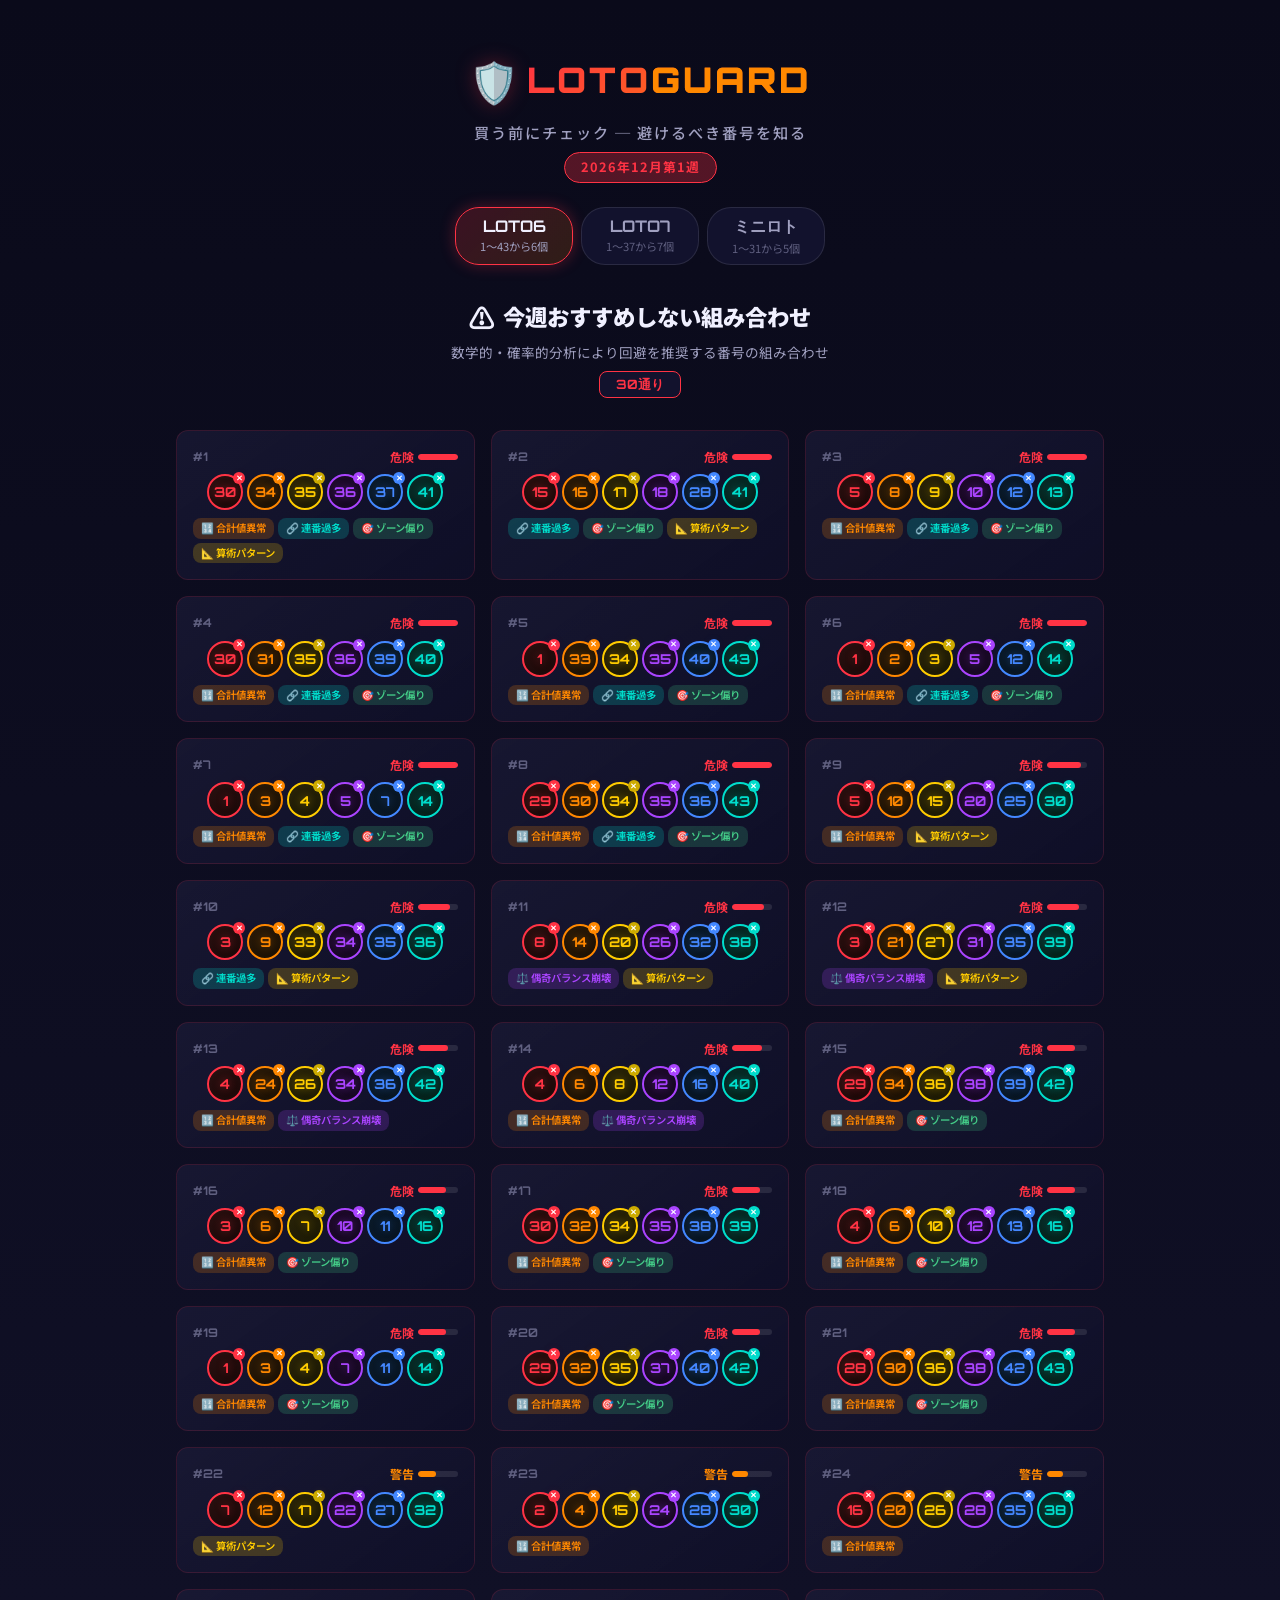
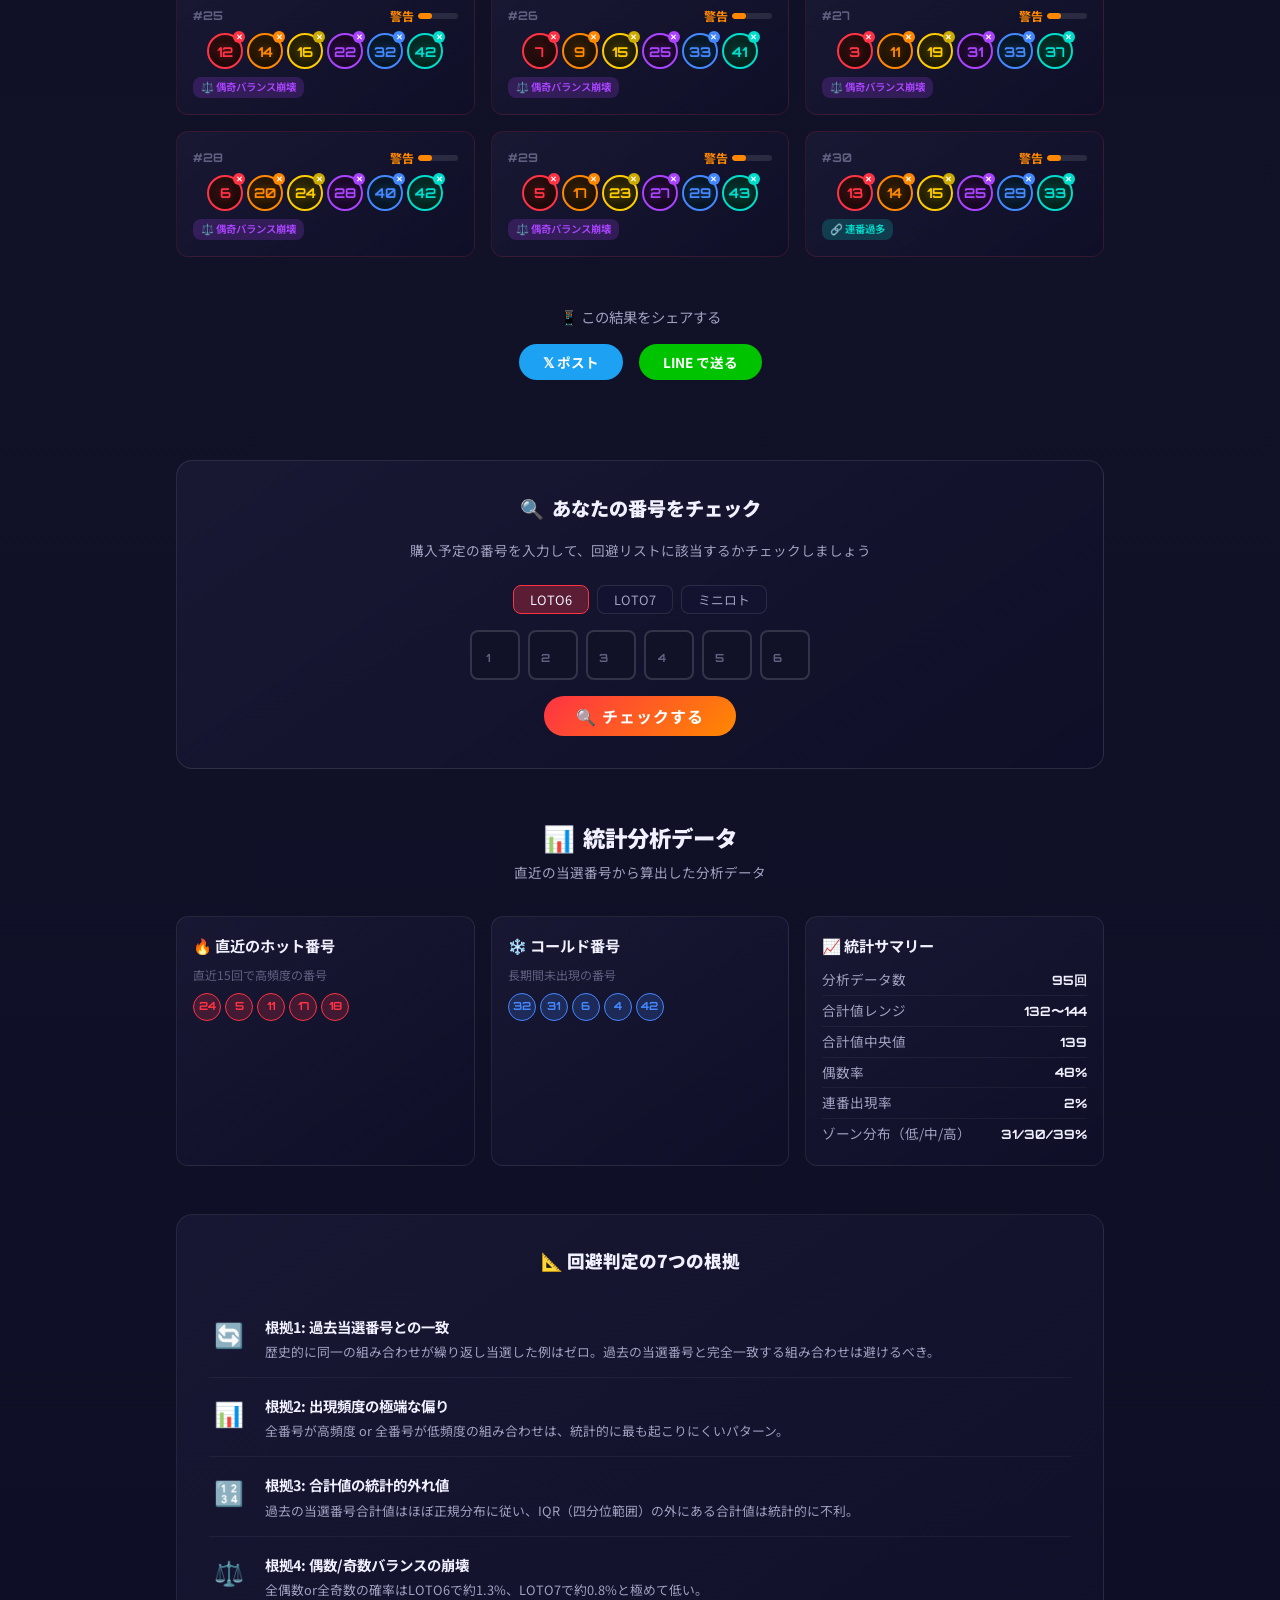
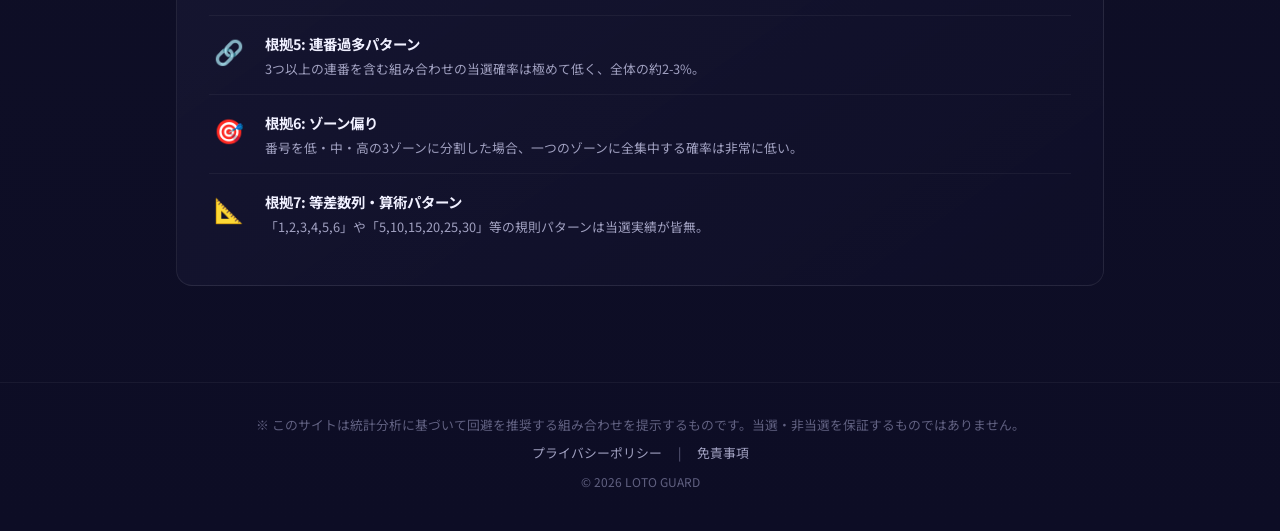
<file: index.html>
<!DOCTYPE html>
<html lang="ja">

<head>
    <meta charset="UTF-8">
    <meta name="google-site-verification" content="usiyev1Tl8IkzSyeCunyQ0U3LcxUT0opfdeojCezvpk" />
    <meta name="viewport" content="width=device-width, initial-scale=1.0">
    <title>今週買ってはいけないロト番号 | LOTO GUARD</title>
    <meta name="description" content="数学的・確率的分析に基づく「買わない方がいい」ロト6・ロト7・ミニロトの番号組み合わせを毎週更新。7つの根拠で回避すべき30通りを提示。">
    <meta name="keywords" content="ロト6,ロト7,ミニロト,買ってはいけない,おすすめしない,避けるべき,確率,統計,番号,LOTO">
    <meta property="og:title" content="今週買ってはいけないロト番号 | LOTO GUARD">
    <meta property="og:description" content="数学的根拠に基づく「買わない方がいい」ロト番号を毎週更新">
    <meta property="og:type" content="website">
    <meta name="twitter:card" content="summary_large_image">
    <meta name="twitter:title" content="今週買ってはいけないロト番号 | LOTO GUARD">
    <meta name="twitter:description" content="数学的根拠に基づく「買わない方がいい」ロト番号を毎週更新">

    <!-- Structured Data -->
    <script type="application/ld+json">
    {
        "@context": "https://schema.org",
        "@type": "WebApplication",
        "name": "LOTO GUARD",
        "description": "日本のロト6・ロト7・ミニロトの買ってはいけない番号組み合わせを数学的に分析・提示するWebアプリ",
        "applicationCategory": "UtilitiesApplication",
        "operatingSystem": "Any",
        "offers": {
            "@type": "Offer",
            "price": "0"
        }
    }
    </script>

    <link rel="preconnect" href="https://fonts.googleapis.com">
    <link rel="preconnect" href="https://fonts.gstatic.com" crossorigin>
    <link
        href="https://fonts.googleapis.com/css2?family=Noto+Sans+JP:wght@400;500;700;900&family=Orbitron:wght@700;900&display=swap"
        rel="stylesheet">
    <link rel="stylesheet" href="style.css">
</head>

<body>
    <div class="bg-particles" id="particles"></div>

    <header class="header">
        <div class="logo">
            <span class="logo-icon">🛡️</span>
            <h1>LOTO<span class="logo-guard">GUARD</span></h1>
        </div>
        <p class="subtitle">買う前にチェック ─ 避けるべき番号を知る</p>
        <span class="week-label" id="week-label"></span>
    </header>

    <main class="main-content">
        <!-- Game Tabs -->
        <div class="game-tabs" id="game-tabs">
            <button class="game-tab active" data-game="loto6" id="tab-loto6">
                <span class="tab-label">LOTO6</span>
                <span class="tab-desc">1〜43から6個</span>
            </button>
            <button class="game-tab" data-game="loto7" id="tab-loto7">
                <span class="tab-label">LOTO7</span>
                <span class="tab-desc">1〜37から7個</span>
            </button>
            <button class="game-tab" data-game="mini" id="tab-mini">
                <span class="tab-label">ミニロト</span>
                <span class="tab-desc">1〜31から5個</span>
            </button>
        </div>

        <!-- Section Header -->
        <div class="section-header">
            <h2 class="section-title">
                <span class="icon">⚠️</span>
                <span>今週おすすめしない組み合わせ</span>
            </h2>
            <p class="section-subtitle">数学的・確率的分析により回避を推奨する番号の組み合わせ</p>
            <span class="section-count" id="section-count">30通り</span>
        </div>

        <!-- Avoidance Cards Grid -->
        <div class="avoid-grid" id="avoid-grid">
            <!-- Cards rendered by JS -->
        </div>

        <!-- SNS Share -->
        <div class="share-section">
            <p class="share-title">📱 この結果をシェアする</p>
            <div class="share-buttons" id="share-buttons">
                <button class="share-btn twitter" id="share-twitter">
                    𝕏 ポスト
                </button>
                <button class="share-btn line" id="share-line">
                    LINE で送る
                </button>
            </div>
        </div>

        <!-- Rakuten Affiliate Widget -->
        <div class="rakuten-widget-container"
            style="display:flex;justify-content:center;margin:2rem auto;max-width:500px;">
            <script
                type="text/javascript">rakuten_design = "slide"; rakuten_affiliateId = "51890dab.b82f6cbc.51890dac.6a102d06"; rakuten_items = "ctsmatch"; rakuten_genreId = "0"; rakuten_size = "468x160"; rakuten_target = "_blank"; rakuten_theme = "gray"; rakuten_border = "off"; rakuten_auto_mode = "on"; rakuten_genre_title = "off"; rakuten_recommend = "on"; rakuten_ts = "1772609858631";</script>
            <script type="text/javascript"
                src="https://xml.affiliate.rakuten.co.jp/widget/js/rakuten_widget.js?20230106"></script>
        </div>

        <!-- Number Check Section -->
        <section class="check-section fade-in-up" id="check-section">
            <h2 class="check-title">
                <span>🔍</span>
                <span>あなたの番号をチェック</span>
            </h2>
            <p class="check-description">購入予定の番号を入力して、回避リストに該当するかチェックしましょう</p>

            <div class="check-game-selector" id="check-game-selector">
                <button class="check-game-btn active" data-game="loto6">LOTO6</button>
                <button class="check-game-btn" data-game="loto7">LOTO7</button>
                <button class="check-game-btn" data-game="mini">ミニロト</button>
            </div>

            <div class="check-inputs" id="check-inputs">
                <!-- Inputs rendered by JS -->
            </div>

            <button class="check-btn" id="check-btn">🔍 チェックする</button>

            <div class="check-result" id="check-result">
                <!-- Result rendered by JS -->
            </div>
        </section>

        <!-- Analysis Section -->
        <section class="analysis-section fade-in-up">
            <div class="section-header">
                <h2 class="section-title">
                    <span class="icon">📊</span>
                    <span>統計分析データ</span>
                </h2>
                <p class="section-subtitle">直近の当選番号から算出した分析データ</p>
            </div>
            <div class="analysis-grid" id="analysis-grid">
                <!-- Analysis cards rendered by JS -->
            </div>
        </section>

        <!-- Methodology Section -->
        <section class="methodology-section fade-in-up">
            <h2 class="methodology-title">📐 回避判定の7つの根拠</h2>
            <ul class="method-list">
                <li class="method-item">
                    <span class="method-icon">🔄</span>
                    <div class="method-content">
                        <h4>根拠1: 過去当選番号との一致</h4>
                        <p>歴史的に同一の組み合わせが繰り返し当選した例はゼロ。過去の当選番号と完全一致する組み合わせは避けるべき。</p>
                    </div>
                </li>
                <li class="method-item">
                    <span class="method-icon">📊</span>
                    <div class="method-content">
                        <h4>根拠2: 出現頻度の極端な偏り</h4>
                        <p>全番号が高頻度 or 全番号が低頻度の組み合わせは、統計的に最も起こりにくいパターン。</p>
                    </div>
                </li>
                <li class="method-item">
                    <span class="method-icon">🔢</span>
                    <div class="method-content">
                        <h4>根拠3: 合計値の統計的外れ値</h4>
                        <p>過去の当選番号合計値はほぼ正規分布に従い、IQR（四分位範囲）の外にある合計値は統計的に不利。</p>
                    </div>
                </li>
                <li class="method-item">
                    <span class="method-icon">⚖️</span>
                    <div class="method-content">
                        <h4>根拠4: 偶数/奇数バランスの崩壊</h4>
                        <p>全偶数or全奇数の確率はLOTO6で約1.3%、LOTO7で約0.8%と極めて低い。</p>
                    </div>
                </li>
                <li class="method-item">
                    <span class="method-icon">🔗</span>
                    <div class="method-content">
                        <h4>根拠5: 連番過多パターン</h4>
                        <p>3つ以上の連番を含む組み合わせの当選確率は極めて低く、全体の約2-3%。</p>
                    </div>
                </li>
                <li class="method-item">
                    <span class="method-icon">🎯</span>
                    <div class="method-content">
                        <h4>根拠6: ゾーン偏り</h4>
                        <p>番号を低・中・高の3ゾーンに分割した場合、一つのゾーンに全集中する確率は非常に低い。</p>
                    </div>
                </li>
                <li class="method-item">
                    <span class="method-icon">📐</span>
                    <div class="method-content">
                        <h4>根拠7: 等差数列・算術パターン</h4>
                        <p>「1,2,3,4,5,6」や「5,10,15,20,25,30」等の規則パターンは当選実績が皆無。</p>
                    </div>
                </li>
            </ul>
        </section>
    </main>

    <footer class="footer">
        <p>※ このサイトは統計分析に基づいて回避を推奨する組み合わせを提示するものです。当選・非当選を保証するものではありません。</p>
        <nav class="footer-nav">
            <a href="privacy-policy.html" class="footer-link">プライバシーポリシー</a>
            <span class="footer-divider">|</span>
            <a href="privacy-policy.html#disclaimer" class="footer-link">免責事項</a>
        </nav>
        <p class="copyright">© 2026 LOTO GUARD</p>
    </footer>

    <script src="historical_data.js"></script>
    <script src="avoidance_engine.js"></script>
    <script src="app.js"></script>
</body>

</html>
</file>
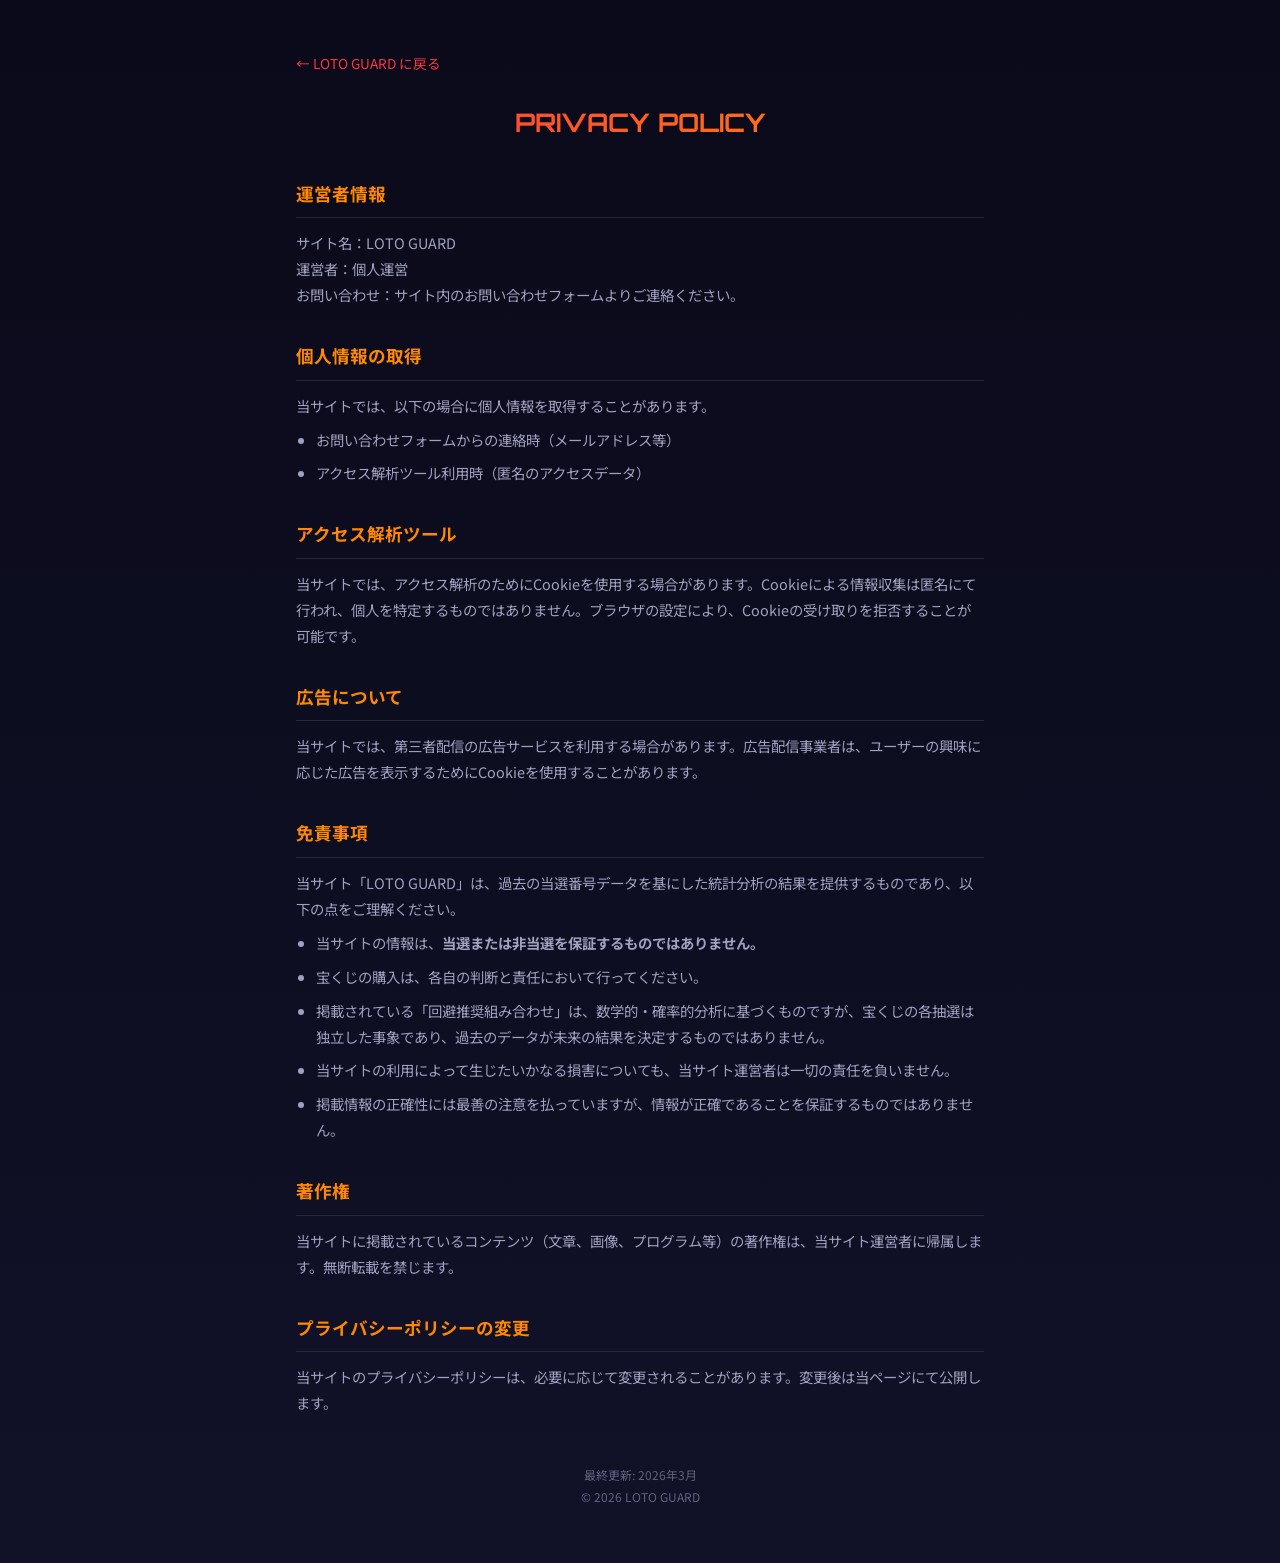
<file: privacy-policy.html>
<!DOCTYPE html>
<html lang="ja">

<head>
    <meta charset="UTF-8">
    <meta name="viewport" content="width=device-width, initial-scale=1.0">
    <title>プライバシーポリシー | LOTO GUARD</title>
    <meta name="description" content="LOTO GUARDのプライバシーポリシーと免責事項">
    <link rel="preconnect" href="https://fonts.googleapis.com">
    <link rel="preconnect" href="https://fonts.gstatic.com" crossorigin>
    <link
        href="https://fonts.googleapis.com/css2?family=Noto+Sans+JP:wght@400;500;700;900&family=Orbitron:wght@700;900&display=swap"
        rel="stylesheet">
    <style>
        *,
        *::before,
        *::after {
            margin: 0;
            padding: 0;
            box-sizing: border-box;
        }

        body {
            font-family: 'Noto Sans JP', sans-serif;
            background: linear-gradient(180deg, #0a0a1a, #111128);
            color: #f0f0ff;
            min-height: 100vh;
            line-height: 1.8;
        }

        .container {
            max-width: 720px;
            margin: 0 auto;
            padding: 48px 16px;
        }

        h1 {
            font-family: 'Orbitron', sans-serif;
            font-size: 1.6rem;
            background: linear-gradient(135deg, #ff3344, #ff8800);
            -webkit-background-clip: text;
            background-clip: text;
            -webkit-text-fill-color: transparent;
            margin-bottom: 32px;
            text-align: center;
        }

        h2 {
            font-size: 1.1rem;
            color: #ff8800;
            margin-top: 32px;
            margin-bottom: 12px;
            padding-bottom: 8px;
            border-bottom: 1px solid rgba(255, 255, 255, 0.1);
        }

        p,
        li {
            color: #a0a0c0;
            font-size: 0.9rem;
            margin-bottom: 8px;
        }

        ul {
            padding-left: 20px;
        }

        a {
            color: #4488ff;
            text-decoration: none;
        }

        a:hover {
            text-decoration: underline;
        }

        .back-link {
            display: inline-block;
            margin-bottom: 24px;
            color: #ff3344;
            font-size: 0.85rem;
        }

        .footer-text {
            text-align: center;
            margin-top: 48px;
            font-size: 0.75rem;
            color: #606080;
        }
    </style>
</head>

<body>
    <div class="container">
        <a href="index.html" class="back-link">← LOTO GUARD に戻る</a>
        <h1>PRIVACY POLICY</h1>

        <h2>運営者情報</h2>
        <p>サイト名：LOTO GUARD<br>運営者：個人運営<br>お問い合わせ：サイト内のお問い合わせフォームよりご連絡ください。</p>

        <h2>個人情報の取得</h2>
        <p>当サイトでは、以下の場合に個人情報を取得することがあります。</p>
        <ul>
            <li>お問い合わせフォームからの連絡時（メールアドレス等）</li>
            <li>アクセス解析ツール利用時（匿名のアクセスデータ）</li>
        </ul>

        <h2>アクセス解析ツール</h2>
        <p>当サイトでは、アクセス解析のためにCookieを使用する場合があります。Cookieによる情報収集は匿名にて行われ、個人を特定するものではありません。ブラウザの設定により、Cookieの受け取りを拒否することが可能です。
        </p>

        <h2>広告について</h2>
        <p>当サイトでは、第三者配信の広告サービスを利用する場合があります。広告配信事業者は、ユーザーの興味に応じた広告を表示するためにCookieを使用することがあります。</p>

        <h2 id="disclaimer">免責事項</h2>
        <p>当サイト「LOTO GUARD」は、過去の当選番号データを基にした統計分析の結果を提供するものであり、以下の点をご理解ください。</p>
        <ul>
            <li>当サイトの情報は、<strong>当選または非当選を保証するものではありません。</strong></li>
            <li>宝くじの購入は、各自の判断と責任において行ってください。</li>
            <li>掲載されている「回避推奨組み合わせ」は、数学的・確率的分析に基づくものですが、宝くじの各抽選は独立した事象であり、過去のデータが未来の結果を決定するものではありません。</li>
            <li>当サイトの利用によって生じたいかなる損害についても、当サイト運営者は一切の責任を負いません。</li>
            <li>掲載情報の正確性には最善の注意を払っていますが、情報が正確であることを保証するものではありません。</li>
        </ul>

        <h2>著作権</h2>
        <p>当サイトに掲載されているコンテンツ（文章、画像、プログラム等）の著作権は、当サイト運営者に帰属します。無断転載を禁じます。</p>

        <h2>プライバシーポリシーの変更</h2>
        <p>当サイトのプライバシーポリシーは、必要に応じて変更されることがあります。変更後は当ページにて公開します。</p>

        <p class="footer-text">最終更新: 2026年3月<br>© 2026 LOTO GUARD</p>
    </div>
</body>

</html>
</file>
<file: style.css>
/* ====================================
   LOTO GUARD - Style Sheet
   ダーク + 警告テーマ
   ==================================== */

/* --- Reset & Base --- */
*,
*::before,
*::after {
    margin: 0;
    padding: 0;
    box-sizing: border-box;
}

:root {
    /* Core colors */
    --bg-primary: #0a0a1a;
    --bg-secondary: #111128;
    --bg-card: rgba(20, 20, 50, 0.8);
    --bg-card-hover: rgba(30, 30, 60, 0.9);

    /* Warning palette */
    --danger-red: #ff3344;
    --danger-red-glow: rgba(255, 51, 68, 0.3);
    --warning-orange: #ff8800;
    --warning-yellow: #ffcc00;
    --caution-purple: #aa44ff;

    /* Text */
    --text-primary: #f0f0ff;
    --text-secondary: #a0a0c0;
    --text-muted: #606080;

    /* Accent */
    --accent-blue: #4488ff;
    --accent-cyan: #00ddcc;
    --accent-green: #44cc88;

    /* Gradients */
    --gradient-danger: linear-gradient(135deg, #ff3344, #ff8800);
    --gradient-dark: linear-gradient(180deg, #0a0a1a 0%, #111128 50%, #0d0d25 100%);
    --gradient-card: linear-gradient(145deg, rgba(30, 30, 60, 0.6), rgba(15, 15, 40, 0.9));

    /* Spacing */
    --space-xs: 4px;
    --space-sm: 8px;
    --space-md: 16px;
    --space-lg: 24px;
    --space-xl: 32px;
    --space-2xl: 48px;

    /* Border radius */
    --radius-sm: 8px;
    --radius-md: 12px;
    --radius-lg: 16px;
    --radius-xl: 24px;

    /* Font */
    --font-body: 'Noto Sans JP', sans-serif;
    --font-display: 'Orbitron', sans-serif;
}

html {
    scroll-behavior: smooth;
}

body {
    font-family: var(--font-body);
    background: var(--gradient-dark);
    color: var(--text-primary);
    min-height: 100vh;
    overflow-x: hidden;
    line-height: 1.6;
}

/* --- Particles Background --- */
.bg-particles {
    position: fixed;
    top: 0;
    left: 0;
    width: 100%;
    height: 100%;
    pointer-events: none;
    z-index: 0;
    overflow: hidden;
}

.particle {
    position: absolute;
    width: 3px;
    height: 3px;
    background: var(--danger-red);
    border-radius: 50%;
    opacity: 0;
    animation: particleFloat 8s infinite ease-in-out;
}

@keyframes particleFloat {
    0% {
        opacity: 0;
        transform: translateY(100vh) scale(0);
    }

    10% {
        opacity: 0.6;
    }

    90% {
        opacity: 0.2;
    }

    100% {
        opacity: 0;
        transform: translateY(-20vh) scale(1.5);
    }
}

/* --- Header --- */
.header {
    position: relative;
    z-index: 10;
    text-align: center;
    padding: var(--space-2xl) var(--space-md) var(--space-lg);
}

.logo {
    display: flex;
    align-items: center;
    justify-content: center;
    gap: var(--space-sm);
    margin-bottom: var(--space-sm);
}

.logo-icon {
    font-size: 2.5rem;
    filter: drop-shadow(0 0 10px var(--danger-red-glow));
    animation: shieldPulse 3s infinite ease-in-out;
}

@keyframes shieldPulse {

    0%,
    100% {
        transform: scale(1);
        filter: drop-shadow(0 0 10px var(--danger-red-glow));
    }

    50% {
        transform: scale(1.1);
        filter: drop-shadow(0 0 20px var(--danger-red));
    }
}

.logo h1 {
    font-family: var(--font-display);
    font-size: 2.2rem;
    font-weight: 900;
    letter-spacing: 3px;
    background: var(--gradient-danger);
    -webkit-background-clip: text;
    -webkit-text-fill-color: transparent;
    background-clip: text;
    text-shadow: none;
}

.logo-guard {
    color: var(--warning-orange);
    -webkit-text-fill-color: var(--warning-orange);
}

.subtitle {
    color: var(--text-secondary);
    font-size: 0.95rem;
    font-weight: 500;
    letter-spacing: 2px;
}

.week-label {
    display: inline-block;
    margin-top: var(--space-sm);
    padding: var(--space-xs) var(--space-md);
    background: var(--danger-red-glow);
    border: 1px solid var(--danger-red);
    border-radius: var(--radius-xl);
    color: var(--danger-red);
    font-size: 0.8rem;
    font-weight: 700;
    letter-spacing: 1px;
}

/* --- Main Content --- */
.main-content {
    position: relative;
    z-index: 10;
    max-width: 960px;
    margin: 0 auto;
    padding: 0 var(--space-md) var(--space-2xl);
}

/* --- Game Tabs --- */
.game-tabs {
    display: flex;
    gap: var(--space-sm);
    justify-content: center;
    margin-bottom: var(--space-xl);
    flex-wrap: wrap;
}

.game-tab {
    padding: var(--space-sm) var(--space-lg);
    background: var(--bg-card);
    border: 1px solid rgba(255, 255, 255, 0.1);
    border-radius: var(--radius-xl);
    color: var(--text-secondary);
    font-family: var(--font-body);
    font-size: 0.9rem;
    font-weight: 700;
    cursor: pointer;
    transition: all 0.3s ease;
    display: flex;
    flex-direction: column;
    align-items: center;
    gap: 2px;
    min-width: 100px;
}

.game-tab:hover {
    background: var(--bg-card-hover);
    border-color: var(--danger-red);
    color: var(--text-primary);
    transform: translateY(-2px);
}

.game-tab.active {
    background: linear-gradient(135deg, rgba(255, 51, 68, 0.2), rgba(255, 136, 0, 0.15));
    border-color: var(--danger-red);
    color: var(--text-primary);
    box-shadow: 0 0 15px var(--danger-red-glow);
}

.tab-label {
    font-family: var(--font-display);
    font-size: 1rem;
}

.tab-desc {
    font-size: 0.7rem;
    color: var(--text-muted);
    font-weight: 400;
}

.game-tab.active .tab-desc {
    color: var(--text-secondary);
}

/* --- Section Header --- */
.section-header {
    text-align: center;
    margin-bottom: var(--space-xl);
}

.section-title {
    font-size: 1.4rem;
    font-weight: 900;
    display: flex;
    align-items: center;
    justify-content: center;
    gap: var(--space-sm);
}

.section-title .icon {
    font-size: 1.6rem;
}

.section-subtitle {
    color: var(--text-secondary);
    font-size: 0.85rem;
    margin-top: var(--space-xs);
}

.section-count {
    display: inline-block;
    margin-top: var(--space-sm);
    padding: 2px var(--space-md);
    background: var(--bg-card);
    border: 1px solid var(--danger-red);
    border-radius: var(--radius-sm);
    color: var(--danger-red);
    font-size: 0.8rem;
    font-weight: 700;
    font-family: var(--font-display);
}

/* --- Avoidance Cards Grid --- */
.avoid-grid {
    display: grid;
    grid-template-columns: repeat(auto-fill, minmax(280px, 1fr));
    gap: var(--space-md);
    margin-bottom: var(--space-2xl);
}

.avoid-card {
    background: var(--gradient-card);
    border: 1px solid rgba(255, 51, 68, 0.15);
    border-radius: var(--radius-md);
    padding: var(--space-md);
    transition: all 0.3s ease;
    animation: cardAppear 0.5s ease forwards;
    opacity: 0;
    transform: translateY(20px);
}

.avoid-card:hover {
    border-color: var(--danger-red);
    box-shadow: 0 4px 20px var(--danger-red-glow);
    transform: translateY(-3px);
}

@keyframes cardAppear {
    to {
        opacity: 1;
        transform: translateY(0);
    }
}

.card-header {
    display: flex;
    align-items: center;
    justify-content: space-between;
    margin-bottom: var(--space-sm);
}

.card-rank {
    font-family: var(--font-display);
    font-size: 0.75rem;
    color: var(--text-muted);
    font-weight: 700;
}

.card-score {
    display: flex;
    align-items: center;
    gap: var(--space-xs);
    font-size: 0.75rem;
    font-weight: 700;
}

.score-bar {
    width: 40px;
    height: 6px;
    background: rgba(255, 255, 255, 0.1);
    border-radius: 3px;
    overflow: hidden;
}

.score-fill {
    height: 100%;
    border-radius: 3px;
    transition: width 0.5s ease;
}

.score-high {
    background: var(--danger-red);
}

.score-medium {
    background: var(--warning-orange);
}

.score-low {
    background: var(--warning-yellow);
}

/* --- Number Balls --- */
.card-numbers {
    display: flex;
    gap: var(--space-xs);
    justify-content: center;
    margin-bottom: var(--space-sm);
    flex-wrap: wrap;
}

.avoid-ball {
    width: 36px;
    height: 36px;
    display: flex;
    align-items: center;
    justify-content: center;
    border-radius: 50%;
    font-family: var(--font-display);
    font-size: 0.85rem;
    font-weight: 700;
    position: relative;
    transition: transform 0.2s ease;
}

.avoid-ball:hover {
    transform: scale(1.15);
}

.avoid-ball::after {
    content: '✕';
    position: absolute;
    top: -4px;
    right: -4px;
    font-size: 0.5rem;
    color: white;
    width: 12px;
    height: 12px;
    border-radius: 50%;
    display: flex;
    align-items: center;
    justify-content: center;
    font-family: var(--font-body);
}

/* Ball color 1 - Red */
.avoid-ball.ball-c1 {
    background: linear-gradient(145deg, #2a1010, #1a0808);
    border: 2px solid #ff3344;
    color: #ff3344;
    text-shadow: 0 0 8px rgba(255, 51, 68, 0.4);
}

.avoid-ball.ball-c1::after {
    background: #ff3344;
}

/* Ball color 2 - Orange */
.avoid-ball.ball-c2 {
    background: linear-gradient(145deg, #2a1a08, #1a1004);
    border: 2px solid #ff8800;
    color: #ff8800;
    text-shadow: 0 0 8px rgba(255, 136, 0, 0.4);
}

.avoid-ball.ball-c2::after {
    background: #ff8800;
}

/* Ball color 3 - Yellow */
.avoid-ball.ball-c3 {
    background: linear-gradient(145deg, #2a2408, #1a1804);
    border: 2px solid #ffcc00;
    color: #ffcc00;
    text-shadow: 0 0 8px rgba(255, 204, 0, 0.4);
}

.avoid-ball.ball-c3::after {
    background: #ccaa00;
}

/* Ball color 4 - Purple */
.avoid-ball.ball-c4 {
    background: linear-gradient(145deg, #1e0a2a, #140820);
    border: 2px solid #aa44ff;
    color: #aa44ff;
    text-shadow: 0 0 8px rgba(170, 68, 255, 0.4);
}

.avoid-ball.ball-c4::after {
    background: #aa44ff;
}

/* Ball color 5 - Blue */
.avoid-ball.ball-c5 {
    background: linear-gradient(145deg, #0a1a2a, #081420);
    border: 2px solid #4488ff;
    color: #4488ff;
    text-shadow: 0 0 8px rgba(68, 136, 255, 0.4);
}

.avoid-ball.ball-c5::after {
    background: #4488ff;
}

/* Ball color 6 - Cyan */
.avoid-ball.ball-c6 {
    background: linear-gradient(145deg, #082a28, #042018);
    border: 2px solid #00ddcc;
    color: #00ddcc;
    text-shadow: 0 0 8px rgba(0, 221, 204, 0.4);
}

.avoid-ball.ball-c6::after {
    background: #00ddcc;
}

/* Ball color 7 - Green */
.avoid-ball.ball-c7 {
    background: linear-gradient(145deg, #0a2a18, #042010);
    border: 2px solid #44cc88;
    color: #44cc88;
    text-shadow: 0 0 8px rgba(68, 204, 136, 0.4);
}

.avoid-ball.ball-c7::after {
    background: #44cc88;
}

/* --- Reason Tags --- */
.card-reasons {
    display: flex;
    flex-wrap: wrap;
    gap: var(--space-xs);
}

.reason-tag {
    display: inline-flex;
    align-items: center;
    gap: 3px;
    padding: 2px var(--space-sm);
    border-radius: var(--radius-sm);
    font-size: 0.65rem;
    font-weight: 600;
    white-space: nowrap;
}

.reason-tag.duplicate {
    background: rgba(255, 51, 68, 0.2);
    color: var(--danger-red);
}

.reason-tag.frequency {
    background: rgba(68, 136, 255, 0.2);
    color: var(--accent-blue);
}

.reason-tag.sum {
    background: rgba(255, 136, 0, 0.2);
    color: var(--warning-orange);
}

.reason-tag.evenodd {
    background: rgba(170, 68, 255, 0.2);
    color: var(--caution-purple);
}

.reason-tag.consecutive {
    background: rgba(0, 221, 204, 0.2);
    color: var(--accent-cyan);
}

.reason-tag.zone {
    background: rgba(68, 204, 136, 0.2);
    color: var(--accent-green);
}

.reason-tag.arithmetic {
    background: rgba(255, 204, 0, 0.2);
    color: var(--warning-yellow);
}

/* --- Number Check Section --- */
.check-section {
    background: var(--gradient-card);
    border: 1px solid rgba(255, 255, 255, 0.1);
    border-radius: var(--radius-lg);
    padding: var(--space-xl);
    margin-bottom: var(--space-2xl);
}

.check-title {
    font-size: 1.2rem;
    font-weight: 900;
    text-align: center;
    margin-bottom: var(--space-md);
    display: flex;
    align-items: center;
    justify-content: center;
    gap: var(--space-sm);
}

.check-description {
    text-align: center;
    color: var(--text-secondary);
    font-size: 0.85rem;
    margin-bottom: var(--space-lg);
}

.check-game-selector {
    display: flex;
    justify-content: center;
    gap: var(--space-sm);
    margin-bottom: var(--space-md);
}

.check-game-btn {
    padding: var(--space-xs) var(--space-md);
    background: var(--bg-card);
    border: 1px solid rgba(255, 255, 255, 0.1);
    border-radius: var(--radius-sm);
    color: var(--text-secondary);
    font-family: var(--font-body);
    font-size: 0.8rem;
    cursor: pointer;
    transition: all 0.2s;
}

.check-game-btn.active {
    background: var(--danger-red-glow);
    border-color: var(--danger-red);
    color: var(--text-primary);
}

.check-inputs {
    display: flex;
    gap: var(--space-sm);
    justify-content: center;
    flex-wrap: wrap;
    margin-bottom: var(--space-md);
}

.check-input {
    width: 50px;
    height: 50px;
    text-align: center;
    background: var(--bg-secondary);
    border: 2px solid rgba(255, 255, 255, 0.15);
    border-radius: var(--radius-sm);
    color: var(--text-primary);
    font-family: var(--font-display);
    font-size: 1.1rem;
    font-weight: 700;
    transition: all 0.2s;
    outline: none;
}

.check-input:focus {
    border-color: var(--danger-red);
    box-shadow: 0 0 10px var(--danger-red-glow);
}

.check-input::placeholder {
    color: var(--text-muted);
    font-size: 0.7rem;
}

.check-btn {
    display: block;
    margin: 0 auto;
    padding: var(--space-sm) var(--space-xl);
    background: var(--gradient-danger);
    border: none;
    border-radius: var(--radius-xl);
    color: white;
    font-family: var(--font-body);
    font-size: 1rem;
    font-weight: 700;
    cursor: pointer;
    transition: all 0.3s ease;
    letter-spacing: 1px;
}

.check-btn:hover {
    transform: scale(1.05);
    box-shadow: 0 4px 20px var(--danger-red-glow);
}

.check-btn:active {
    transform: scale(0.97);
}

/* --- Check Result --- */
.check-result {
    margin-top: var(--space-lg);
    padding: var(--space-md);
    border-radius: var(--radius-md);
    display: none;
}

.check-result.show {
    display: block;
    animation: fadeIn 0.4s ease;
}

.check-result.risk-high {
    background: rgba(255, 51, 68, 0.15);
    border: 1px solid var(--danger-red);
}

.check-result.risk-medium {
    background: rgba(255, 136, 0, 0.15);
    border: 1px solid var(--warning-orange);
}

.check-result.risk-low {
    background: rgba(68, 204, 136, 0.15);
    border: 1px solid var(--accent-green);
}

.result-header {
    font-size: 1.1rem;
    font-weight: 700;
    margin-bottom: var(--space-sm);
}

.result-reasons {
    margin-top: var(--space-sm);
}

.result-reason-item {
    display: flex;
    align-items: flex-start;
    gap: var(--space-sm);
    padding: var(--space-xs) 0;
    font-size: 0.85rem;
    color: var(--text-secondary);
}

.result-reason-icon {
    font-size: 1rem;
    flex-shrink: 0;
}

@keyframes fadeIn {
    from {
        opacity: 0;
        transform: translateY(10px);
    }

    to {
        opacity: 1;
        transform: translateY(0);
    }
}

/* --- Analysis Section --- */
.analysis-section {
    margin-bottom: var(--space-2xl);
}

.analysis-grid {
    display: grid;
    grid-template-columns: repeat(auto-fill, minmax(280px, 1fr));
    gap: var(--space-md);
}

.analysis-card {
    background: var(--gradient-card);
    border: 1px solid rgba(255, 255, 255, 0.08);
    border-radius: var(--radius-md);
    padding: var(--space-md);
}

.analysis-card h3 {
    font-size: 0.95rem;
    font-weight: 700;
    margin-bottom: var(--space-sm);
    display: flex;
    align-items: center;
    gap: var(--space-sm);
}

.analysis-item {
    display: flex;
    justify-content: space-between;
    align-items: center;
    padding: var(--space-xs) 0;
    font-size: 0.85rem;
    color: var(--text-secondary);
    border-bottom: 1px solid rgba(255, 255, 255, 0.05);
}

.analysis-item:last-child {
    border-bottom: none;
}

.analysis-value {
    font-weight: 700;
    color: var(--text-primary);
    font-family: var(--font-display);
    font-size: 0.8rem;
}

.hot-nums,
.cold-nums {
    display: flex;
    gap: var(--space-xs);
    flex-wrap: wrap;
}

.mini-ball {
    width: 28px;
    height: 28px;
    display: flex;
    align-items: center;
    justify-content: center;
    border-radius: 50%;
    font-family: var(--font-display);
    font-size: 0.7rem;
    font-weight: 700;
}

.mini-ball.hot {
    background: rgba(255, 51, 68, 0.2);
    border: 1px solid var(--danger-red);
    color: var(--danger-red);
}

.mini-ball.cold {
    background: rgba(68, 136, 255, 0.2);
    border: 1px solid var(--accent-blue);
    color: var(--accent-blue);
}

/* --- Methodology Section --- */
.methodology-section {
    background: var(--gradient-card);
    border: 1px solid rgba(255, 255, 255, 0.08);
    border-radius: var(--radius-lg);
    padding: var(--space-xl);
    margin-bottom: var(--space-2xl);
}

.methodology-title {
    font-size: 1.1rem;
    font-weight: 900;
    text-align: center;
    margin-bottom: var(--space-lg);
}

.method-list {
    list-style: none;
}

.method-item {
    display: flex;
    gap: var(--space-md);
    padding: var(--space-md) 0;
    border-bottom: 1px solid rgba(255, 255, 255, 0.05);
}

.method-item:last-child {
    border-bottom: none;
}

.method-icon {
    font-size: 1.5rem;
    flex-shrink: 0;
    width: 40px;
    text-align: center;
}

.method-content h4 {
    font-size: 0.9rem;
    font-weight: 700;
    margin-bottom: 4px;
    color: var(--text-primary);
}

.method-content p {
    font-size: 0.8rem;
    color: var(--text-secondary);
    line-height: 1.5;
}

/* --- Share Buttons --- */
.share-section {
    text-align: center;
    margin-bottom: var(--space-2xl);
}

.share-title {
    font-size: 0.9rem;
    color: var(--text-secondary);
    margin-bottom: var(--space-md);
}

.share-buttons {
    display: flex;
    justify-content: center;
    gap: var(--space-md);
}

.share-btn {
    display: inline-flex;
    align-items: center;
    gap: var(--space-sm);
    padding: var(--space-sm) var(--space-lg);
    border-radius: var(--radius-xl);
    font-size: 0.85rem;
    font-weight: 700;
    text-decoration: none;
    transition: all 0.3s ease;
    border: none;
    cursor: pointer;
    font-family: var(--font-body);
}

.share-btn.twitter {
    background: #1da1f2;
    color: white;
}

.share-btn.line {
    background: #00c300;
    color: white;
}

.share-btn:hover {
    transform: translateY(-2px);
    box-shadow: 0 4px 15px rgba(0, 0, 0, 0.3);
}

/* --- Footer --- */
.footer {
    position: relative;
    z-index: 10;
    text-align: center;
    padding: var(--space-xl) var(--space-md);
    border-top: 1px solid rgba(255, 255, 255, 0.05);
    color: var(--text-muted);
    font-size: 0.8rem;
}

.footer p {
    margin-bottom: var(--space-sm);
}

.footer-nav {
    display: flex;
    justify-content: center;
    gap: var(--space-md);
    margin-bottom: var(--space-sm);
}

.footer-link {
    color: var(--text-secondary);
    text-decoration: none;
    transition: color 0.2s;
}

.footer-link:hover {
    color: var(--danger-red);
}

.footer-divider {
    color: var(--text-muted);
}

.copyright {
    font-size: 0.75rem;
    color: var(--text-muted);
}

/* --- Responsive --- */
@media (max-width: 768px) {
    .logo h1 {
        font-size: 1.8rem;
    }

    .logo-icon {
        font-size: 2rem;
    }

    .avoid-grid {
        grid-template-columns: 1fr;
    }

    .analysis-grid {
        grid-template-columns: 1fr;
    }

    .avoid-ball {
        width: 32px;
        height: 32px;
        font-size: 0.75rem;
    }

    .game-tab {
        padding: var(--space-sm) var(--space-md);
        min-width: 80px;
    }

    .check-input {
        width: 44px;
        height: 44px;
        font-size: 0.95rem;
    }
}

@media (max-width: 480px) {
    .logo h1 {
        font-size: 1.5rem;
    }

    .section-title {
        font-size: 1.1rem;
    }

    .avoid-ball {
        width: 30px;
        height: 30px;
        font-size: 0.7rem;
    }

    .avoid-ball::after {
        width: 10px;
        height: 10px;
        font-size: 0.4rem;
        top: -3px;
        right: -3px;
    }

    .share-buttons {
        flex-direction: column;
        align-items: center;
    }
}

/* --- Loading Animation --- */
.loading-spinner {
    display: flex;
    justify-content: center;
    padding: var(--space-2xl);
}

.spinner {
    width: 40px;
    height: 40px;
    border: 3px solid rgba(255, 255, 255, 0.1);
    border-top-color: var(--danger-red);
    border-radius: 50%;
    animation: spin 0.8s linear infinite;
}

@keyframes spin {
    to {
        transform: rotate(360deg);
    }
}

/* --- Scroll-triggered animations --- */
.fade-in-up {
    opacity: 0;
    transform: translateY(30px);
    transition: opacity 0.6s ease, transform 0.6s ease;
}

.fade-in-up.visible {
    opacity: 1;
    transform: translateY(0);
}
</file>
